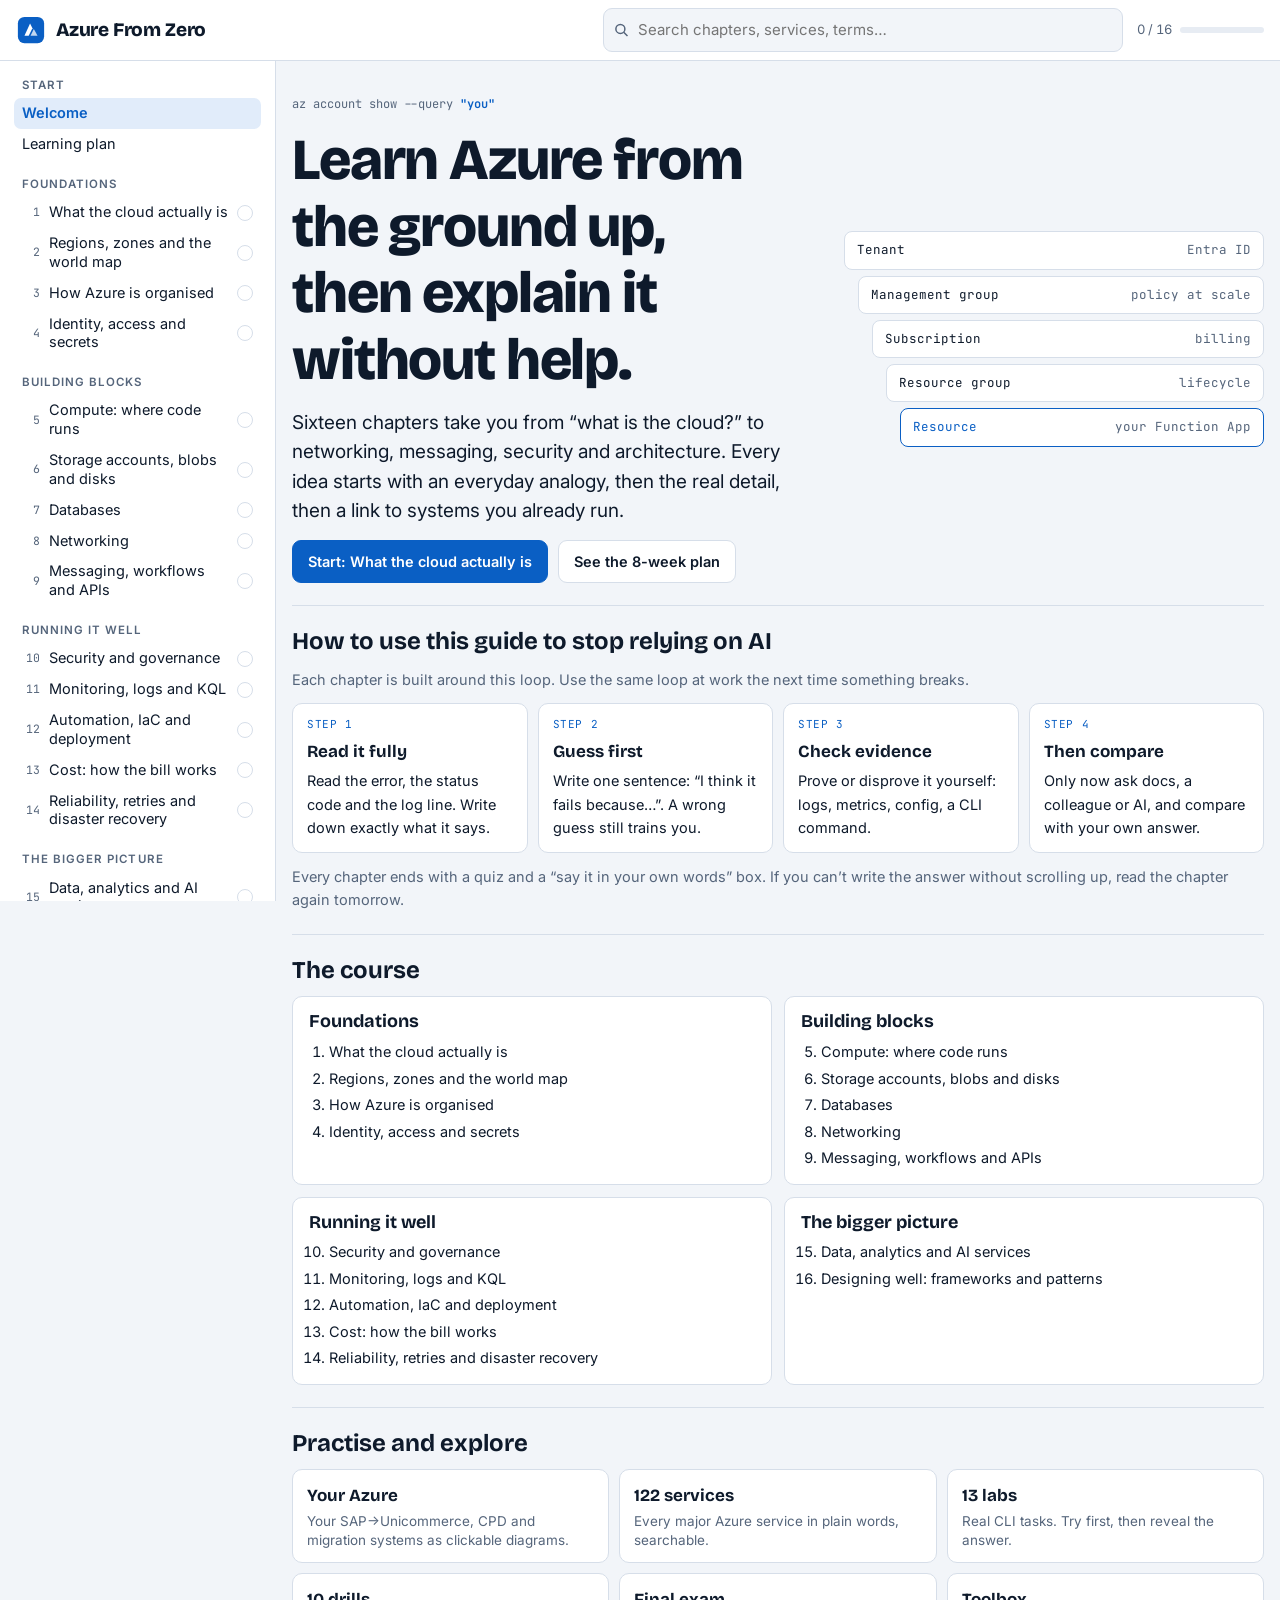
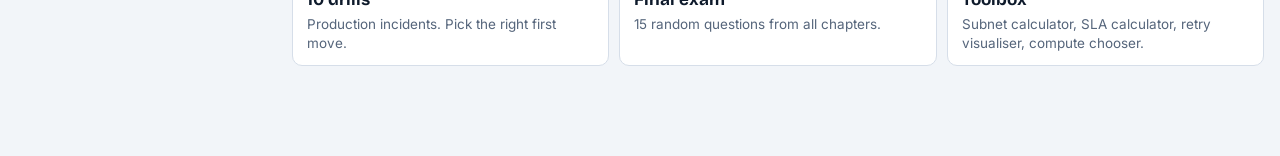
<file: site/azure-from-zero/index.html>
<!doctype html>
<html lang="en">
<head>
<meta charset="utf-8">
<meta name="viewport" content="width=device-width, initial-scale=1">
<style>body{margin:0}[hidden]{display:none!important}img{max-width:100%}</style>
</head>
<body>
<title>Azure From Zero</title>
<meta name="claude:viewport-fit-sides" content="cover">
<link rel="preconnect" href="https://fonts.googleapis.com">
<link rel="preconnect" href="https://fonts.gstatic.com" crossorigin>
<link rel="stylesheet" href="https://fonts.googleapis.com/css2?family=Bricolage+Grotesque:opsz,wght@12..96,500;12..96,700;12..96,800&family=Inter:wght@400;500;600;700&family=JetBrains+Mono:wght@400;600&display=swap">
<style>
/* Layout: sticky top bar; left course rail (drawer under 960px); one reading column (~72ch) on a cool blueprint-paper ground. */
:root{
  --bg:#F2F5F9; --surface:#FFFFFF; --sunk:#E7ECF3; --ink:#0E1A2B; --muted:#55657B; --line:#D6DEE9;
  --accent:#0A5FC4; --accent-ink:#FFFFFF; --accent-soft:#E1ECFA;
  --kid:#0A7A5C; --kid-soft:#DDF2EA; --work:#94500A; --work-soft:#FAEAD2;
  --good:#18794A; --good-soft:#DCF1E4; --bad:#B12C22; --bad-soft:#F8E0DC;
  --code-bg:#0E1A2B; --code-ink:#D9E4F4; --code-dim:#8FA3BF;
  --f-display:"Bricolage Grotesque","Segoe UI",system-ui,sans-serif;
  --f-body:"Inter","Segoe UI",system-ui,sans-serif;
  --f-mono:"JetBrains Mono",ui-monospace,Consolas,monospace;
  --r:10px;
}
@media (prefers-color-scheme: dark){:root:not([data-theme="light"]){
  --bg:#0A111D; --surface:#111B2B; --sunk:#0D1624; --ink:#E4ECF7; --muted:#93A4BB; --line:#23324A;
  --accent:#5BA3FF; --accent-ink:#06101F; --accent-soft:#12284A;
  --kid:#4CCAA2; --kid-soft:#0E2C25; --work:#F0A85A; --work-soft:#33230F;
  --good:#4FD08A; --good-soft:#0F2D1E; --bad:#FF7D70; --bad-soft:#3A1612;
  --code-bg:#060C16; --code-ink:#D9E4F4; --code-dim:#7D90AC; color-scheme:dark}}
:root[data-theme="dark"]{
  --bg:#0A111D; --surface:#111B2B; --sunk:#0D1624; --ink:#E4ECF7; --muted:#93A4BB; --line:#23324A;
  --accent:#5BA3FF; --accent-ink:#06101F; --accent-soft:#12284A;
  --kid:#4CCAA2; --kid-soft:#0E2C25; --work:#F0A85A; --work-soft:#33230F;
  --good:#4FD08A; --good-soft:#0F2D1E; --bad:#FF7D70; --bad-soft:#3A1612;
  --code-bg:#060C16; --code-ink:#D9E4F4; --code-dim:#7D90AC; color-scheme:dark}

*{box-sizing:border-box}
body{background:var(--bg);color:var(--ink);font-family:var(--f-body);font-size:16px;line-height:1.62;-webkit-font-smoothing:antialiased}
body::before{content:"";position:fixed;inset:0 0 auto;height:env(safe-area-inset-top,0px);z-index:30;background:var(--surface)}
a{color:var(--accent)}
code{font-family:var(--f-mono);font-size:.86em;background:var(--sunk);padding:.08em .35em;border-radius:5px;overflow-wrap:anywhere}
pre{background:var(--code-bg);color:var(--code-ink);border-radius:var(--r);padding:14px 16px;overflow-x:auto;font-size:13.5px;line-height:1.55;margin:0}
pre code{background:none;padding:0;color:inherit;font-size:inherit;overflow-wrap:normal}
h1,h2,h3,h4{font-family:var(--f-display);line-height:1.15;text-wrap:balance;margin:0}
button{font:inherit;color:inherit}
:focus-visible{outline:2px solid var(--accent);outline-offset:2px}
@media (prefers-reduced-motion: reduce){*{transition:none!important;animation:none!important}}

/* top bar */
.top{position:sticky;top:env(safe-area-inset-top,0px);z-index:20;background:var(--surface);border-bottom:1px solid var(--line);
  padding-left:max(16px,env(safe-area-inset-left,0px));padding-right:max(16px,env(safe-area-inset-right,0px))}
.top-in{display:flex;align-items:center;gap:14px;height:60px}
.brand{display:flex;align-items:center;gap:10px;text-decoration:none;color:var(--ink);flex-shrink:0}
.brand-mark{width:30px;height:30px}
.brand b{font-family:var(--f-display);font-weight:800;font-size:19px;letter-spacing:-.01em}
.menu-btn{display:none;border:1px solid var(--line);background:var(--surface);border-radius:8px;padding:6px 10px;cursor:pointer;font-weight:600;font-size:14px}
.search{position:relative;flex:1;max-width:520px;margin-left:auto}
.search input{width:100%;border:1px solid var(--line);background:var(--bg);border-radius:9px;padding:9px 12px 9px 34px;font:inherit;font-size:15px;color:var(--ink)}
.search svg{position:absolute;left:11px;top:50%;transform:translateY(-50%);width:15px;height:15px;color:var(--muted)}
.results{position:absolute;top:calc(100% + 6px);left:0;right:0;background:var(--surface);border:1px solid var(--line);border-radius:var(--r);box-shadow:0 12px 30px rgba(10,20,40,.18);max-height:60vh;overflow:auto;padding:6px}
.results a{display:block;padding:8px 10px;border-radius:7px;text-decoration:none;color:var(--ink)}
.results a:hover,.results a:focus{background:var(--accent-soft)}
.results small{display:block;color:var(--muted);font-size:12.5px}
.results .kind{font-family:var(--f-mono);font-size:11px;text-transform:uppercase;letter-spacing:.06em;color:var(--accent);margin-right:6px}
.meter{display:flex;align-items:center;gap:8px;font-size:13px;color:var(--muted);flex-shrink:0;font-variant-numeric:tabular-nums}
.meter .bar{width:84px;height:6px;border-radius:9px;background:var(--sunk);overflow:hidden}
.meter .bar i{display:block;height:100%;background:var(--accent);border-radius:9px}

/* shell */
.shell{display:grid;grid-template-columns:276px minmax(0,1fr);min-height:calc(100vh - 60px)}
.rail{border-right:1px solid var(--line);background:var(--surface);padding:18px 14px 40px;position:sticky;top:calc(60px + env(safe-area-inset-top,0px));height:calc(100vh - 60px - env(safe-area-inset-top,0px));overflow-y:auto;
  padding-left:max(14px,env(safe-area-inset-left,0px))}
.rail h4{font-family:var(--f-body);font-size:11.5px;text-transform:uppercase;letter-spacing:.09em;color:var(--muted);margin:18px 8px 6px;font-weight:600}
.rail h4:first-child{margin-top:0}
.rail a{display:flex;align-items:center;gap:9px;padding:6px 8px;border-radius:7px;text-decoration:none;color:var(--ink);font-size:14.5px;line-height:1.3}
.rail a:hover{background:var(--sunk)}
.rail a.on{background:var(--accent-soft);color:var(--accent);font-weight:600}
.rail .n{font-family:var(--f-mono);font-size:11.5px;color:var(--muted);width:18px;flex-shrink:0;text-align:right}
.rail .tick{margin-left:auto;width:16px;height:16px;border-radius:50%;border:1.5px solid var(--line);flex-shrink:0;display:grid;place-items:center}
.rail .tick.done{background:var(--good);border-color:var(--good)}
.rail .tick.done::after{content:"";width:7px;height:4px;border-left:2px solid var(--surface);border-bottom:2px solid var(--surface);transform:rotate(-45deg) translate(1px,-1px)}
.scrim{display:none}

main{padding-block:34px 90px;padding-left:max(16px,env(safe-area-inset-left,0px));padding-right:max(16px,env(safe-area-inset-right,0px));min-width:0}
.col{max-width:760px;margin:0 auto;display:flex;flex-direction:column;gap:22px}
.wide{max-width:1080px}

@media (max-width:960px){
  .shell{grid-template-columns:minmax(0,1fr)}
  .menu-btn{display:block}
  .rail{position:fixed;top:0;left:0;bottom:0;height:auto;width:min(300px,86vw);z-index:40;transform:translateX(-102%);transition:transform .22s ease;padding-top:calc(18px + env(safe-area-inset-top,0px));box-shadow:4px 0 30px rgba(0,0,0,.2)}
  .rail.open{transform:none}
  .scrim.open{display:block;position:fixed;inset:0;background:rgba(5,10,20,.45);z-index:35}
  .meter .bar{width:48px}
}
@media (max-width:560px){.meter span{display:none}.brand b{font-size:17px}.top-in{gap:10px}}
@media (max-width:480px){.brand b{display:none}.meter{display:none}}
.search{min-width:0}

/* type */
.eyebrow{font-family:var(--f-mono);font-size:12px;color:var(--muted);overflow-wrap:anywhere;line-height:1.5}
.eyebrow b{color:var(--accent);font-weight:600}
.h1{font-size:clamp(30px,5vw,44px);font-weight:800;letter-spacing:-.02em}
.lead{font-size:19px;line-height:1.55;color:var(--ink);max-width:65ch}
.meta{display:flex;flex-wrap:wrap;gap:8px;font-size:13px;color:var(--muted)}
.chip{display:inline-flex;align-items:center;gap:6px;border:1px solid var(--line);border-radius:99px;padding:3px 10px;font-size:13px;background:var(--surface);color:var(--muted)}
.prose{display:flex;flex-direction:column;gap:14px;max-width:72ch}
.prose h3{font-size:23px;font-weight:700;margin-top:18px;letter-spacing:-.01em}
.prose p,.prose ul,.prose ol{margin:0}
.prose ul,.prose ol{padding-left:22px;display:flex;flex-direction:column;gap:6px}
.prose li ul{margin-top:6px}
.tw{overflow-x:auto;border:1px solid var(--line);border-radius:var(--r);background:var(--surface)}
table{border-collapse:collapse;width:100%;font-size:14.5px;line-height:1.45}
th,td{text-align:left;padding:9px 12px;border-bottom:1px solid var(--line);vertical-align:top}
th{font-weight:600;background:var(--sunk);font-size:13px;white-space:nowrap}
tr:last-child td{border-bottom:none}
td.you{color:var(--work);font-weight:600}
td.ms{color:var(--accent);font-weight:600}
.note{border:1px solid var(--line);background:var(--sunk);border-radius:var(--r);padding:12px 14px;font-size:15px}

/* callouts */
.box{border-radius:var(--r);padding:16px 18px;display:flex;flex-direction:column;gap:8px}
.box .lbl{font-size:12px;font-weight:700;text-transform:uppercase;letter-spacing:.08em}
.box.kid{background:var(--kid-soft)}
.box.kid .lbl{color:var(--kid)}
.box.work{background:var(--work-soft)}
.box.work .lbl{color:var(--work)}
.box.work pre{margin-top:6px}
.box p{margin:0}

.terms{display:flex;flex-wrap:wrap;gap:6px}
.terms a{text-decoration:none;font-size:13px;border:1px solid var(--line);border-radius:99px;padding:3px 10px;color:var(--ink);background:var(--surface)}
.terms a:hover{border-color:var(--accent);color:var(--accent)}

.sect{display:flex;flex-direction:column;gap:12px;border-top:1px solid var(--line);padding-top:22px}
.sect>h2{font-size:24px;font-weight:700}
.sub{color:var(--muted);font-size:14.5px;margin:0}

/* buttons */
.btn{display:inline-flex;align-items:center;gap:8px;border:1px solid var(--line);background:var(--surface);border-radius:9px;padding:9px 15px;cursor:pointer;font-weight:600;font-size:14.5px;text-decoration:none;color:var(--ink)}
.btn:hover{border-color:var(--accent)}
.btn.pri{background:var(--accent);border-color:var(--accent);color:var(--accent-ink)}
.btn.ok{background:var(--good-soft);border-color:var(--good);color:var(--good)}
.row{display:flex;flex-wrap:wrap;gap:10px;align-items:center}
.pn{display:grid;grid-template-columns:1fr 1fr;gap:12px}
.pn a{border:1px solid var(--line);border-radius:var(--r);padding:12px 14px;text-decoration:none;color:var(--ink);background:var(--surface);min-width:0}
.pn a:hover{border-color:var(--accent)}
.pn small{display:block;color:var(--muted);font-size:12.5px}
.pn .nx{text-align:right;grid-column:2}

/* quiz */
.quiz{display:flex;flex-direction:column;gap:16px}
.q{border:1px solid var(--line);border-radius:var(--r);padding:14px 16px;background:var(--surface);display:flex;flex-direction:column;gap:10px}
.q-text{margin:0;font-weight:600}
.q-n{font-family:var(--f-mono);font-size:12px;color:var(--accent);margin-right:6px}
.opts{display:grid;gap:7px}
.opt{text-align:left;border:1px solid var(--line);background:var(--bg);border-radius:8px;padding:9px 12px;cursor:pointer;font-size:15px;line-height:1.4}
.opt:hover:not([disabled]){border-color:var(--accent)}
.opt[disabled]{cursor:default}
.opt.right{background:var(--good-soft);border-color:var(--good);color:var(--ink)}
.opt.wrong{background:var(--bad-soft);border-color:var(--bad)}
.q-ex{margin:0;font-size:14.5px;color:var(--muted)}
.q-ex b{color:var(--ink)}
.score{font-weight:600}

textarea{width:100%;min-height:110px;border:1px solid var(--line);border-radius:var(--r);background:var(--surface);color:var(--ink);font:inherit;font-size:15px;padding:12px;resize:vertical}

/* home */
.hero{display:grid;grid-template-columns:minmax(0,1.25fr) minmax(0,1fr);gap:28px;align-items:center}
.hero .h1{font-size:clamp(36px,6vw,58px)}
.hero p{margin:0}
.stack{display:flex;flex-direction:column;gap:14px}
.layers{display:flex;flex-direction:column;gap:6px;font-family:var(--f-mono);font-size:12.5px}
.layers div{border:1px solid var(--line);background:var(--surface);border-radius:8px;padding:8px 12px;display:flex;justify-content:space-between;gap:10px}
.layers div:nth-child(1){margin-left:0}
.layers div:nth-child(2){margin-left:14px}
.layers div:nth-child(3){margin-left:28px}
.layers div:nth-child(4){margin-left:42px}
.layers div:nth-child(5){margin-left:56px;border-color:var(--accent);color:var(--accent)}
.layers span{color:var(--muted)}
.loop{display:grid;grid-template-columns:repeat(4,minmax(0,1fr));gap:10px;counter-reset:s}
.loop div{border:1px solid var(--line);background:var(--surface);border-radius:var(--r);padding:12px 14px;font-size:14.5px;display:flex;flex-direction:column;gap:4px}
.loop b{font-family:var(--f-display);font-size:17px}
.loop div::before{counter-increment:s;content:"Step " counter(s);font-family:var(--f-mono);font-size:11px;color:var(--accent);text-transform:uppercase;letter-spacing:.06em}
.parts{display:grid;grid-template-columns:repeat(2,minmax(0,1fr));gap:12px}
.part{border:1px solid var(--line);background:var(--surface);border-radius:var(--r);padding:14px 16px;display:flex;flex-direction:column;gap:8px}
.part h3{font-size:18px}
.part ol{margin:0;padding-left:20px;font-size:14.5px;display:flex;flex-direction:column;gap:3px}
.part a{text-decoration:none;color:var(--ink)}
.part a:hover{color:var(--accent)}
.part li.done a{color:var(--good)}
.tiles{display:grid;grid-template-columns:repeat(3,minmax(0,1fr));gap:10px}
.tile{border:1px solid var(--line);border-radius:var(--r);padding:12px 14px;text-decoration:none;color:var(--ink);background:var(--surface);display:flex;flex-direction:column;gap:2px}
.tile:hover{border-color:var(--accent)}
.tile b{font-family:var(--f-display);font-size:17px}
.tile small{color:var(--muted);font-size:13.5px;line-height:1.4}
@media (max-width:760px){.hero,.parts{grid-template-columns:minmax(0,1fr)}.loop{grid-template-columns:repeat(2,minmax(0,1fr))}.tiles{grid-template-columns:repeat(2,minmax(0,1fr))}.pn{grid-template-columns:minmax(0,1fr)}.pn .nx{grid-column:1}}
@media (max-width:420px){.tiles,.loop{grid-template-columns:minmax(0,1fr)}}

/* services */
.filters{display:flex;flex-wrap:wrap;gap:6px}
.filters button{border:1px solid var(--line);background:var(--surface);border-radius:99px;padding:5px 12px;font-size:13.5px;cursor:pointer}
.filters button.on{background:var(--accent);color:var(--accent-ink);border-color:var(--accent)}
.field{width:100%;border:1px solid var(--line);background:var(--surface);border-radius:9px;padding:10px 12px;font:inherit;color:var(--ink)}
.svc-grid{display:grid;grid-template-columns:repeat(2,minmax(0,1fr));gap:10px;align-items:start}
@media (max-width:760px){.svc-grid{grid-template-columns:minmax(0,1fr)}}
details.svc{border:1px solid var(--line);background:var(--surface);border-radius:var(--r);min-width:0}
details.svc summary{list-style:none;cursor:pointer;padding:12px 14px;display:flex;flex-direction:column;gap:3px}
details.svc summary::-webkit-details-marker{display:none}
details.svc summary b{font-size:15.5px}
details.svc summary small{color:var(--muted);font-size:13.5px;line-height:1.4}
details.svc .cat{font-family:var(--f-mono);font-size:11px;color:var(--accent);text-transform:uppercase;letter-spacing:.06em;display:flex;gap:8px;align-items:center}
.mine{font-family:var(--f-body);background:var(--work-soft);color:var(--work);border-radius:99px;padding:1px 7px;font-size:10.5px;letter-spacing:.04em}
details.svc[open]{border-color:var(--accent)}
.svc-body{padding:0 14px 14px;display:flex;flex-direction:column;gap:8px;font-size:14.5px}
.svc-body p{margin:0}
.svc-body .k{font-size:11.5px;font-weight:700;text-transform:uppercase;letter-spacing:.07em;color:var(--muted);display:block}

/* glossary & flashcards */
.gl{display:flex;flex-direction:column;border:1px solid var(--line);border-radius:var(--r);background:var(--surface)}
.gl div{padding:10px 14px;border-bottom:1px solid var(--line);display:grid;grid-template-columns:200px minmax(0,1fr);gap:12px;font-size:14.5px}
.gl div:last-child{border-bottom:none}
.gl b{font-weight:600}
.gl a{font-size:12.5px;text-decoration:none}
@media (max-width:560px){.gl div{grid-template-columns:minmax(0,1fr);gap:2px}}
.card{border:1px solid var(--line);background:var(--surface);border-radius:14px;min-height:220px;display:grid;place-items:center;text-align:center;padding:26px;cursor:pointer;font-size:18px}
.card .front{font-family:var(--f-display);font-size:clamp(24px,4vw,34px);font-weight:700}
.card.flipped{background:var(--accent-soft);border-color:var(--accent)}
.card small{display:block;color:var(--muted);font-size:13px;margin-top:10px}

/* labs & drills */
.lab{border:1px solid var(--line);background:var(--surface);border-radius:var(--r);padding:16px 18px;display:flex;flex-direction:column;gap:10px}
.lab h3{font-size:19px}
.lab ol{margin:0;padding-left:22px;display:flex;flex-direction:column;gap:4px;font-size:15px}
.badge{font-size:11.5px;font-weight:700;border-radius:99px;padding:2px 9px;letter-spacing:.03em}
.badge.read{background:var(--good-soft);color:var(--good)}
.badge.sandbox{background:var(--work-soft);color:var(--work)}
details.reveal{border:1px dashed var(--line);border-radius:8px;padding:8px 12px}
details.reveal summary{cursor:pointer;font-weight:600;font-size:14.5px}
details.reveal[open]{display:flex;flex-direction:column;gap:8px}
.codewrap{position:relative;margin-top:8px}
.copy{position:absolute;top:8px;right:8px;border:1px solid var(--code-dim);background:var(--code-bg);color:var(--code-ink);border-radius:6px;font-size:12px;padding:3px 8px;cursor:pointer}

/* flows */
.flow{display:flex;gap:0;overflow-x:auto;padding:4px 2px 10px;align-items:stretch}
.node{flex:0 0 auto;width:150px;border:1px solid var(--line);background:var(--surface);border-radius:var(--r);padding:10px 12px;cursor:pointer;text-align:left;display:flex;flex-direction:column;gap:2px}
.node small{font-size:11px;color:var(--muted);text-transform:uppercase;letter-spacing:.06em;font-family:var(--f-mono)}
.node b{font-size:14.5px;line-height:1.3}
.node.on{border-color:var(--accent);background:var(--accent-soft)}
.arrow{flex:0 0 26px;display:grid;place-items:center;color:var(--muted)}
.flow-detail{border:1px solid var(--accent);border-radius:var(--r);background:var(--surface);padding:14px 16px;display:flex;flex-direction:column;gap:6px}
.flow-detail p{margin:0}

/* widgets */
.widget{border:1px solid var(--line);background:var(--surface);border-radius:12px;padding:16px 18px;display:flex;flex-direction:column;gap:12px}
.widget h4{font-size:18px}
.widget .wl{font-size:12px;font-weight:700;letter-spacing:.08em;text-transform:uppercase;color:var(--accent)}
.kv{display:grid;grid-template-columns:repeat(auto-fit,minmax(150px,1fr));gap:8px}
.kv div{background:var(--sunk);border-radius:8px;padding:8px 10px;display:flex;flex-direction:column}
.kv span{font-size:12px;color:var(--muted)}
.kv b{font-family:var(--f-mono);font-size:15px;font-variant-numeric:tabular-nums;overflow-wrap:anywhere}
.slarow{display:grid;grid-template-columns:22px minmax(0,1fr) 92px;gap:8px;align-items:center;font-size:14.5px}
.slarow input[type=number]{width:100%;border:1px solid var(--line);background:var(--bg);color:var(--ink);border-radius:6px;padding:4px 6px;font:inherit;font-family:var(--f-mono);font-size:13.5px}
.bars{display:flex;flex-direction:column;gap:5px}
.barrow{display:grid;grid-template-columns:72px minmax(0,1fr) 70px;gap:8px;align-items:center;font-size:12.5px;font-family:var(--f-mono);font-variant-numeric:tabular-nums}
.barrow .track{height:12px;background:var(--sunk);border-radius:4px;overflow:hidden}
.barrow .fill{height:100%;background:var(--accent);border-radius:4px}
.barrow .fill.alt{background:var(--work)}
.ctl{display:flex;flex-wrap:wrap;gap:12px;font-size:14px;align-items:center}
.ctl label{display:flex;gap:6px;align-items:center}
.ctl input[type=number]{width:70px;border:1px solid var(--line);background:var(--bg);color:var(--ink);border-radius:6px;padding:4px 6px;font:inherit}
.wiz-q{font-size:17px;font-weight:600;margin:0}
.wiz-path{font-size:13px;color:var(--muted)}
.result{border-left:3px solid var(--good);background:var(--good-soft);border-radius:0 8px 8px 0;padding:12px 14px;display:flex;flex-direction:column;gap:6px}
.result p{margin:0}

/* exam */
.exam-top{display:flex;justify-content:space-between;gap:10px;flex-wrap:wrap;font-size:14px;color:var(--muted);font-variant-numeric:tabular-nums}
.big{font-family:var(--f-display);font-size:56px;font-weight:800;line-height:1}
.review{display:flex;flex-direction:column;gap:10px}
.review div{border-left:3px solid var(--bad);padding:6px 12px;background:var(--surface);border-radius:0 8px 8px 0;font-size:14.5px}

.plan{display:flex;flex-direction:column;gap:8px}
.wk{display:grid;grid-template-columns:86px minmax(0,1fr);gap:12px;border:1px solid var(--line);background:var(--surface);border-radius:var(--r);padding:12px 14px;font-size:14.5px}
.wk b{font-family:var(--f-display);font-size:16px}
.wk p{margin:0}
@media (max-width:480px){.wk{grid-template-columns:minmax(0,1fr);gap:4px}}
</style>

<header class="top">
  <div class="top-in">
    <button class="menu-btn" id="menuBtn" aria-label="Open course menu" aria-expanded="false">Menu</button>
    <a class="brand" href="#home" aria-label="Azure From Zero home">
      <svg class="brand-mark" viewBox="0 0 32 32" aria-hidden="true"><rect x="2" y="2" width="28" height="28" rx="7" fill="var(--accent)"/><path d="M9 22 L15 9 L17.5 14 L13.5 22 Z" fill="var(--accent-ink)"/><path d="M15.5 22 L19 15 L23 22 Z" fill="var(--accent-ink)" opacity=".75"/></svg>
      <b>Azure From Zero</b>
    </a>
    <div class="search">
      <svg viewBox="0 0 20 20" fill="none" stroke="currentColor" stroke-width="2" aria-hidden="true"><circle cx="8.5" cy="8.5" r="6"/><path d="m13 13 5 5"/></svg>
      <input id="q" type="search" placeholder="Search chapters, services, terms…" autocomplete="off" aria-label="Search the guide">
      <div class="results" id="results" hidden></div>
    </div>
    <div class="meter" title="Chapters completed"><span id="meterTxt">0 / 16</span><div class="bar"><i id="meterBar" style="width:0"></i></div></div>
  </div>
</header>
<div class="shell">
  <nav class="rail" id="rail" aria-label="Course"></nav>
  <div class="scrim" id="scrim"></div>
  <main id="main"></main>
</div>

<script src="chapters.js"></script>
<script src="services.js"></script>
<script src="extras.js"></script>
<script>
(function(){
const CH = window.CH||[], SVC = window.SVC||[], GLOSS = window.GLOSS||[], LABS = window.LABS||[], DRILLS = window.DRILLS||[], FLOWS = window.FLOWS||[];
const PARTS = [{k:'A',t:'Foundations'},{k:'B',t:'Building blocks'},{k:'C',t:'Running it well'},{k:'D',t:'The bigger picture'}];
const MINE = new Set(['Azure Functions','App Service','Storage account','Blob Storage','Azure SQL Database','Virtual Network (VNet)','NAT Gateway','Service Bus','Logic Apps','API Management','Microsoft Entra ID','Managed Identities','Azure Key Vault','Application Insights','Log Analytics','Azure Monitor','Azure Resource Manager','Azure CLI & PowerShell','Private Endpoint / Private Link','Network Security Group (NSG)']);
const $ = (s,r=document)=>r.querySelector(s);
const $$ = (s,r=document)=>Array.from(r.querySelectorAll(s));
const esc = s => String(s).replace(/[&<>"]/g,c=>({'&':'&amp;','<':'&lt;','>':'&gt;','"':'&quot;'}[c]));
const strip = h => String(h).replace(/<[^>]+>/g,' ').replace(/&[a-z]+;/g,' ').replace(/\s+/g,' ');
const main = $('#main');

/* storage (per-viewer convenience only) */
let st = {};
try{ st = JSON.parse(localStorage.getItem('afz-v1')||'{}')||{} }catch(e){ st = {} }
st.done = st.done||{}; st.notes = st.notes||{}; st.quiz = st.quiz||{};
const save = ()=>{ try{ localStorage.setItem('afz-v1', JSON.stringify(st)) }catch(e){} };

const chIndex = s => CH.findIndex(c=>c.slug===s);
const chBySlug = s => CH.find(c=>c.slug===s);
let pending = {svc:'', gl:''};

/* rail */
function rail(active){
  let h = `<h4>Start</h4>
  <a href="#home" class="${active==='home'?'on':''}">Welcome</a>
  <a href="#roadmap" class="${active==='roadmap'?'on':''}">Learning plan</a>`;
  PARTS.forEach(p=>{
    h += `<h4>${p.t}</h4>`;
    CH.forEach((c,i)=>{ if(c.part!==p.k) return;
      h += `<a href="#ch-${c.slug}" class="${active==='ch-'+c.slug?'on':''}"><span class="n">${i+1}</span><span>${esc(c.title)}</span><span class="tick ${st.done[c.slug]?'done':''}" aria-label="${st.done[c.slug]?'completed':'not completed'}"></span></a>`;
    });
  });
  h += `<h4>Practise</h4>
  <a href="#labs" class="${active==='labs'?'on':''}">Hands-on labs</a>
  <a href="#drills" class="${active==='drills'?'on':''}">Troubleshooting drills</a>
  <a href="#exam" class="${active==='exam'?'on':''}">Final exam</a>
  <a href="#glossary" class="${active==='glossary'?'on':''}">Glossary &amp; flashcards</a>
  <h4>Explore</h4>
  <a href="#services" class="${active==='services'?'on':''}">Service explorer</a>
  <a href="#my-azure" class="${active==='my-azure'?'on':''}">Your Azure, explained</a>
  <a href="#toolbox" class="${active==='toolbox'?'on':''}">Toolbox</a>`;
  $('#rail').innerHTML = h;
  const n = CH.filter(c=>st.done[c.slug]).length;
  $('#meterTxt').textContent = `${n} / ${CH.length}`;
  $('#meterBar').style.width = (n/CH.length*100)+'%';
}

/* quiz engine */
const QUIZ = {};
function quizHTML(qs,key){
  QUIZ[key] = {qs, answered:0, right:0};
  return `<div class="quiz" data-key="${key}">`+qs.map((q,i)=>`<div class="q" data-i="${i}"><p class="q-text"><span class="q-n">Q${i+1}</span>${q.q}</p><div class="opts">${q.o.map((o,j)=>`<button class="opt" data-j="${j}">${o}</button>`).join('')}</div><p class="q-ex" hidden></p></div>`).join('')+`<p class="score" aria-live="polite"></p></div>`;
}
main.addEventListener('click',e=>{
  const b = e.target.closest('.opt'); if(!b || b.disabled) return;
  const quiz = b.closest('.quiz'); if(!quiz) return;
  const key = quiz.dataset.key, qEl = b.closest('.q'), i = +qEl.dataset.i, j = +b.dataset.j;
  const Q = QUIZ[key], q = Q.qs[i];
  $$('.opt',qEl).forEach((o,k)=>{ o.disabled = true; if(k===q.a) o.classList.add('right'); });
  if(j!==q.a) b.classList.add('wrong'); else Q.right++;
  Q.answered++;
  const ex = $('.q-ex',qEl); ex.hidden = false;
  ex.innerHTML = `<b>${j===q.a?'Correct.':'Not quite.'}</b> ${q.e}`;
  if(Q.answered===Q.qs.length){
    const s = $('.score',quiz);
    s.textContent = `You scored ${Q.right} / ${Q.qs.length}. ${Q.right===Q.qs.length?'Full marks.':'Re-read the parts you missed, then try again tomorrow without looking.'}`;
    if(key.startsWith('ch-')){ st.quiz[key.slice(3)] = `${Q.right}/${Q.qs.length}`; save(); }
  }
});

/* copy buttons */
main.addEventListener('click',e=>{
  const b = e.target.closest('.copy'); if(!b) return;
  const code = b.parentElement.querySelector('code');
  const txt = code.textContent;
  const done = ok=>{ b.textContent = ok?'Copied':'Select & copy'; setTimeout(()=>b.textContent='Copy',1600); };
  try{ navigator.clipboard.writeText(txt).then(()=>done(true),()=>{ selectText(code); done(false); }); }catch(err){ selectText(code); done(false); }
});
function selectText(el){ const r=document.createRange(); r.selectNodeContents(el); const s=getSelection(); s.removeAllRanges(); s.addRange(r); }
const codeBlock = t => `<div class="codewrap"><button class="copy" type="button">Copy</button><pre><code>${esc(t)}</code></pre></div>`;

/* ───── pages ───── */
function home(){
  const n = CH.filter(c=>st.done[c.slug]).length;
  const next = CH.find(c=>!st.done[c.slug]) || CH[0];
  return `<div class="col wide">
  <section class="hero">
    <div class="stack">
      <div class="eyebrow">az account show --query <b>"you"</b></div>
      <h1 class="h1">Learn Azure from the ground up, then explain it without help.</h1>
      <p class="lead">Sixteen chapters take you from “what is the cloud?” to networking, messaging, security and architecture. Every idea starts with an everyday analogy, then the real detail, then a link to systems you already run.</p>
      <div class="row"><a class="btn pri" href="#ch-${next.slug}">${n?'Continue':'Start'}: ${esc(next.title)}</a><a class="btn" href="#roadmap">See the 8-week plan</a></div>
    </div>
    <div class="layers" aria-label="How Azure is organised">
      <div>Tenant <span>Entra ID</span></div>
      <div>Management group <span>policy at scale</span></div>
      <div>Subscription <span>billing</span></div>
      <div>Resource group <span>lifecycle</span></div>
      <div>Resource <span>your Function App</span></div>
    </div>
  </section>

  <section class="sect">
    <h2>How to use this guide to stop relying on AI</h2>
    <p class="sub">Each chapter is built around this loop. Use the same loop at work the next time something breaks.</p>
    <div class="loop">
      <div><b>Read it fully</b>Read the error, the status code and the log line. Write down exactly what it says.</div>
      <div><b>Guess first</b>Write one sentence: “I think it fails because…”. A wrong guess still trains you.</div>
      <div><b>Check evidence</b>Prove or disprove it yourself: logs, metrics, config, a CLI command.</div>
      <div><b>Then compare</b>Only now ask docs, a colleague or AI, and compare with your own answer.</div>
    </div>
    <p class="sub">Every chapter ends with a quiz and a “say it in your own words” box. If you can’t write the answer without scrolling up, read the chapter again tomorrow.</p>
  </section>

  <section class="sect">
    <h2>The course</h2>
    <div class="parts">${PARTS.map(p=>`<div class="part"><h3>${p.t}</h3><ol>${CH.map((c,i)=>c.part===p.k?`<li value="${i+1}" class="${st.done[c.slug]?'done':''}"><a href="#ch-${c.slug}">${esc(c.title)}</a></li>`:'').join('')}</ol></div>`).join('')}</div>
  </section>

  <section class="sect">
    <h2>Practise and explore</h2>
    <div class="tiles">
      <a class="tile" href="#my-azure"><b>Your Azure</b><small>Your SAP→Unicommerce, CPD and migration systems as clickable diagrams.</small></a>
      <a class="tile" href="#services"><b>${SVC.length} services</b><small>Every major Azure service in plain words, searchable.</small></a>
      <a class="tile" href="#labs"><b>${LABS.length} labs</b><small>Real CLI tasks. Try first, then reveal the answer.</small></a>
      <a class="tile" href="#drills"><b>${DRILLS.length} drills</b><small>Production incidents. Pick the right first move.</small></a>
      <a class="tile" href="#exam"><b>Final exam</b><small>15 random questions from all chapters.</small></a>
      <a class="tile" href="#toolbox"><b>Toolbox</b><small>Subnet calculator, SLA calculator, retry visualiser, compute chooser.</small></a>
    </div>
  </section>
  </div>`;
}

function chapter(slug){
  const i = chIndex(slug); if(i<0) return notFound();
  const c = CH[i], prev = CH[i-1], next = CH[i+1];
  const part = PARTS.find(p=>p.k===c.part);
  return `<article class="col">
  <div class="eyebrow">/subscriptions/you/resourceGroups/azure-from-zero/providers/<b>Learning.Chapters</b>/${String(i+1).padStart(2,'0')}-${c.slug}</div>
  <h1 class="h1">${esc(c.title)}</h1>
  <div class="meta"><span class="chip">Chapter ${i+1} of ${CH.length}</span><span class="chip">${part.t}</span><span class="chip">About ${c.mins} min</span>${st.quiz[c.slug]?`<span class="chip">Quiz ${st.quiz[c.slug]}</span>`:''}</div>
  <p class="lead">${c.one}</p>
  <div class="box kid"><span class="lbl">Explain it like I’m 12</span><p>${c.kid}</p></div>
  <div class="prose">${c.body}</div>
  ${c.work?`<div class="box work"><span class="lbl">In your work</span><div>${c.work}</div></div>`:''}
  <section class="sect"><h2>Key terms</h2><p class="sub">Tap a term to see its definition in the glossary.</p><div class="terms">${c.terms.map(t=>`<a href="#glossary" data-term="${esc(t)}">${esc(t)}</a>`).join('')}</div></section>
  <section class="sect"><h2>Check yourself</h2><p class="sub">Answer before you scroll back up.</p>${quizHTML(c.quiz,'ch-'+c.slug)}</section>
  <section class="sect"><h2>Say it in your own words</h2><p class="sub">${esc(c.teach)}</p><textarea id="note-${c.slug}" data-note="${c.slug}" placeholder="Write your answer here. It stays in this browser only.">${esc(st.notes[c.slug]||'')}</textarea></section>
  <div class="row"><button class="btn ${st.done[c.slug]?'ok':'pri'}" id="doneBtn" data-slug="${c.slug}">${st.done[c.slug]?'Completed. Mark as not done':'Mark chapter as done'}</button></div>
  <nav class="pn">${prev?`<a href="#ch-${prev.slug}"><small>Previous</small>${esc(prev.title)}</a>`:'<span></span>'}${next?`<a class="nx" href="#ch-${next.slug}"><small>Next</small>${esc(next.title)}</a>`:`<a class="nx" href="#exam"><small>Finished?</small>Take the final exam</a>`}</nav>
  </article>`;
}

function services(){
  const cats = ['All','Yours',...Array.from(new Set(SVC.map(s=>s[1])))];
  return `<div class="col wide">
  <div class="eyebrow">az provider list --query <b>"[].namespace"</b></div>
  <h1 class="h1">Service explorer</h1>
  <p class="lead">${SVC.length} Azure services in plain language. Open any card for an analogy, when to use it and what to watch out for. Cards marked <span class="mine">YOU USE THIS</span> appear in your own systems.</p>
  <input class="field" id="svcQ" type="search" placeholder="Filter services, e.g. queue, firewall, cache" value="${esc(pending.svc)}" aria-label="Filter services">
  <div class="filters" id="svcF">${cats.map((c,i)=>`<button data-c="${esc(c)}" class="${i===0?'on':''}">${esc(c)}</button>`).join('')}</div>
  <p class="sub" id="svcCount"></p>
  <div class="svc-grid" id="svcGrid"></div>
  </div>`;
}
function bindServices(){
  let cat = 'All';
  const draw = ()=>{
    const q = $('#svcQ').value.trim().toLowerCase();
    const list = SVC.filter(s=>(cat==='All'||(cat==='Yours'?MINE.has(s[0]):s[1]===cat)) && (!q || s.slice(0,6).join(' ').toLowerCase().includes(q)));
    $('#svcCount').textContent = `${list.length} service${list.length===1?'':'s'}`;
    $('#svcGrid').innerHTML = list.map(s=>{ const ch = chBySlug(s[6]); return `<details class="svc"><summary><span class="cat">${esc(s[1])}${MINE.has(s[0])?'<span class="mine">YOU USE THIS</span>':''}</span><b>${esc(s[0])}</b><small>${esc(s[2])}</small></summary><div class="svc-body"><p><span class="k">Think of it as</span>${esc(s[3])}</p><p><span class="k">Use it when</span>${esc(s[4])}</p><p><span class="k">Watch out</span>${esc(s[5])}</p>${ch?`<p><a href="#ch-${ch.slug}">Read more in chapter ${chIndex(ch.slug)+1}: ${esc(ch.title)}</a></p>`:''}</div></details>`; }).join('') || '<p class="sub">No service matches that. Try a simpler word.</p>';
  };
  $('#svcQ').addEventListener('input',draw);
  $('#svcF').addEventListener('click',e=>{ const b=e.target.closest('button'); if(!b) return; cat=b.dataset.c; $$('#svcF button').forEach(x=>x.classList.toggle('on',x===b)); draw(); });
  draw(); pending.svc='';
}

function glossary(){
  return `<div class="col">
  <div class="eyebrow">az glossary list <b>--all</b></div>
  <h1 class="h1">Glossary &amp; flashcards</h1>
  <p class="lead">${GLOSS.length} terms, each in one or two plain sentences. Use flashcards to test recall: say the definition out loud before you flip.</p>
  <div class="row"><button class="btn pri" id="gMode">Practise with flashcards</button></div>
  <div id="gArea"></div>
  </div>`;
}
function bindGlossary(){
  let mode = 'list';
  const area = $('#gArea');
  const list = ()=>{
    area.innerHTML = `<div class="stack"><input class="field" id="gQ" type="search" placeholder="Filter terms" value="${esc(pending.gl)}" aria-label="Filter glossary"><div class="gl" id="gL"></div></div>`;
    const draw = ()=>{
      const q = $('#gQ').value.trim().toLowerCase();
      const rows = GLOSS.filter(g=>!q||g[0].toLowerCase().includes(q)||g[1].toLowerCase().includes(q)).sort((a,b)=>a[0].localeCompare(b[0]));
      $('#gL').innerHTML = rows.map(g=>{ const ch=chBySlug(g[2]); return `<div><b>${esc(g[0])}</b><span>${esc(g[1])} ${ch?`<a href="#ch-${ch.slug}">Ch ${chIndex(ch.slug)+1} →</a>`:''}</span></div>`; }).join('') || '<div><span>No match.</span></div>';
    };
    $('#gQ').addEventListener('input',draw); draw(); pending.gl='';
  };
  const cards = ()=>{
    let deck = GLOSS.slice().sort(()=>Math.random()-.5), k = 0, flip = false;
    area.innerHTML = `<div class="stack"><div class="row"><label class="sub" for="gCh">Chapter</label><select class="field" id="gCh" style="max-width:320px"><option value="">All chapters</option>${CH.map((c,i)=>`<option value="${c.slug}">${i+1}. ${esc(c.title)}</option>`).join('')}</select></div><div class="card" id="card" tabindex="0" role="button" aria-label="Flip card"></div><div class="row"><button class="btn" id="cPrev">Previous</button><button class="btn pri" id="cFlip">Flip</button><button class="btn" id="cNext">Next</button><span class="sub" id="cPos"></span></div></div>`;
    const draw = ()=>{ const g = deck[k]; const c=$('#card'); if(!g){ c.innerHTML='No cards.'; return; } c.classList.toggle('flipped',flip); c.innerHTML = flip?`<div>${esc(g[1])}<small>${esc(g[0])}</small></div>`:`<div><div class="front">${esc(g[0])}</div><small>Say what it means, then flip</small></div>`; $('#cPos').textContent = `${k+1} / ${deck.length}`; };
    const f = ()=>{ flip=!flip; draw(); };
    $('#card').addEventListener('click',f); $('#card').addEventListener('keydown',e=>{ if(e.key===' '||e.key==='Enter'){ e.preventDefault(); f(); } });
    $('#cFlip').addEventListener('click',f);
    $('#cNext').addEventListener('click',()=>{ k=(k+1)%deck.length; flip=false; draw(); });
    $('#cPrev').addEventListener('click',()=>{ k=(k-1+deck.length)%deck.length; flip=false; draw(); });
    $('#gCh').addEventListener('change',e=>{ const v=e.target.value; deck = GLOSS.filter(g=>!v||g[2]===v).sort(()=>Math.random()-.5); k=0; flip=false; draw(); });
    draw();
  };
  $('#gMode').addEventListener('click',()=>{ mode = mode==='list'?'cards':'list'; $('#gMode').textContent = mode==='list'?'Practise with flashcards':'Back to the list'; mode==='list'?list():cards(); });
  list();
}

function labs(){
  return `<div class="col">
  <div class="eyebrow">az lab run <b>--without-ai</b></div>
  <h1 class="h1">Hands-on labs</h1>
  <p class="lead">Real tasks with the Azure CLI. Read the goal, try it yourself, open the hint only if stuck, and open the answer last.</p>
  <div class="note"><span class="badge read">Read-only</span> labs only look; they are safe to run against subscriptions you can already read. <span class="badge sandbox">Sandbox</span> labs create resources: run them only in a personal or free subscription, never production, and delete the resource group at the end.</div>
  ${LABS.map((l,i)=>{ const ch=chBySlug(l.ch); return `<div class="lab"><div class="row"><span class="badge ${l.safe}">${l.safe==='read'?'Read-only':'Sandbox'}</span>${ch?`<a class="sub" href="#ch-${ch.slug}">Chapter ${chIndex(ch.slug)+1}: ${esc(ch.title)}</a>`:''}</div><h3>Lab ${i+1}. ${esc(l.t)}</h3><p style="margin:0">${esc(l.goal)}</p><ol>${l.steps.map(s=>`<li>${esc(s)}</li>`).join('')}</ol><details class="reveal"><summary>Hint</summary><p style="margin:0">${l.hint}</p></details><details class="reveal"><summary>Show the answer</summary>${codeBlock(l.sol)}</details></div>`; }).join('')}
  <p class="sub">Install the Azure CLI on Windows with <code>winget install -e --id Microsoft.AzureCLI</code>, or use Cloud Shell in the portal. For a practice subscription, sign up for an Azure free account with a personal email.</p>
  </div>`;
}

function drills(){
  return `<div class="col">
  <div class="eyebrow">az incident triage <b>--first-move</b></div>
  <h1 class="h1">Troubleshooting drills</h1>
  <p class="lead">Real-style incidents, several based on problems from your own work. Pick the best <b>first</b> move. The feedback explains why each choice helps or hurts.</p>
  ${DRILLS.map((d,i)=>`<div class="q drill" data-d="${i}"><p class="q-text"><span class="q-n">Drill ${i+1}</span>${esc(d.t)}</p><p style="margin:0">${esc(d.s)}</p><div class="opts">${d.o.map((o,j)=>`<button class="dopt opt" data-j="${j}">${esc(o.t)}</button>`).join('')}</div><p class="q-ex" hidden></p></div>`).join('')}
  </div>`;
}
function bindDrills(){
  $$('.drill').forEach(el=>{
    const d = DRILLS[+el.dataset.d];
    el.addEventListener('click',e=>{
      const b = e.target.closest('.dopt'); if(!b) return;
      e.stopPropagation();
      const o = d.o[+b.dataset.j];
      $$('.dopt',el).forEach(x=>x.classList.remove('right','wrong'));
      b.classList.add(o.ok?'right':'wrong');
      const ex = $('.q-ex',el); ex.hidden=false;
      const ch = chBySlug(d.ch);
      ex.innerHTML = `<b>${o.ok?'Best first move.':'Not the best first move.'}</b> ${esc(o.f)}${o.ok&&ch?` <a href="#ch-${ch.slug}">Review chapter ${chIndex(ch.slug)+1}</a>`:''}`;
    },true);
  });
}

function myAzure(){
  return `<div class="col wide">
  <div class="eyebrow">az resource list --tag <b>owner=you</b></div>
  <h1 class="h1">Your Azure, explained</h1>
  <p class="lead">Three systems from your recent work, drawn as simplified flows. Click any step to see what that Azure piece does and what went wrong there. These are built from session notes; check the details against the real design.</p>
  ${FLOWS.map(f=>`<section class="sect" data-flow="${f.id}"><h2>${esc(f.t)}</h2><p class="sub">${esc(f.intro)}</p>
    <div class="flow" role="list">${f.nodes.map((n,i)=>`${i?'<span class="arrow" aria-hidden="true">→</span>':''}<button class="node ${i===0?'on':''}" role="listitem" data-n="${i}"><small>${esc(n.s)}</small><b>${esc(n.n)}</b></button>`).join('')}</div>
    <div class="flow-detail" aria-live="polite"></div>
    <div class="note"><b>Lessons:</b><ul style="margin:6px 0 0;padding-left:20px">${f.lessons.map(l=>`<li>${esc(l)}</li>`).join('')}</ul></div>
  </section>`).join('')}
  <section class="sect"><h2>Services you already use</h2><p class="sub">You know more Azure than you think. Each of these appears in your systems.</p><div class="terms">${SVC.filter(s=>MINE.has(s[0])).map(s=>`<a href="#services" data-svc="${esc(s[0])}">${esc(s[0])}</a>`).join('')}</div></section>
  </div>`;
}
function bindFlows(){
  $$('[data-flow]').forEach(sec=>{
    const f = FLOWS.find(x=>x.id===sec.dataset.flow), det = $('.flow-detail',sec);
    const show = i=>{ const n=f.nodes[i], ch=chBySlug(n.ch); $$('.node',sec).forEach((b,k)=>b.classList.toggle('on',k===i)); det.innerHTML = `<b>${esc(n.n)}</b><p>${n.d}</p>${ch?`<p><a href="#ch-${ch.slug}">Learn this in chapter ${chIndex(ch.slug)+1}: ${esc(ch.title)}</a></p>`:''}`; };
    $('.flow',sec).addEventListener('click',e=>{ const b=e.target.closest('.node'); if(b) show(+b.dataset.n); });
    show(0);
  });
}

/* exam */
let EX = null;
function exam(){
  return `<div class="col">
  <div class="eyebrow">az exam start <b>--questions 15</b></div>
  <h1 class="h1">Final exam</h1>
  <p class="lead">Fifteen random questions from all ${CH.length} chapters. No hints. Aim for 12 or more before moving on to the AZ-900 practice assessment on Microsoft Learn.</p>
  <div id="exArea"></div></div>`;
}
function bindExam(){
  const all = []; CH.forEach(c=>c.quiz.forEach(q=>all.push(Object.assign({ch:c.slug},q))));
  const start = ()=>{ EX = {qs:all.slice().sort(()=>Math.random()-.5).slice(0,15), i:0, right:0, miss:[]}; drawQ(); };
  const drawQ = ()=>{
    const a = $('#exArea'); if(!a) return;
    if(EX.i>=EX.qs.length){
      a.innerHTML = `<div class="widget"><span class="wl">Result</span><div class="big">${EX.right} / ${EX.qs.length}</div><p style="margin:0">${EX.right>=12?'Strong. You understand the foundations.':EX.right>=9?'Good base. Review the chapters below.':'Keep going. Re-read the chapters below, then retake in two days.'}</p>${EX.miss.length?`<div class="review">${EX.miss.map(m=>{const ch=chBySlug(m.ch);return `<div><b>${m.q}</b><br>Answer: ${m.o[m.a]}. <a href="#ch-${m.ch}">Chapter ${chIndex(m.ch)+1}: ${esc(ch.title)}</a></div>`}).join('')}</div>`:''}<div class="row"><button class="btn pri" id="exAgain">Take a new exam</button></div></div>`;
      $('#exAgain').addEventListener('click',start); return;
    }
    const q = EX.qs[EX.i];
    a.innerHTML = `<div class="q"><div class="exam-top"><span>Question ${EX.i+1} of ${EX.qs.length}</span><span>Score ${EX.right}</span></div><p class="q-text">${q.q}</p><div class="opts">${q.o.map((o,j)=>`<button class="eopt opt" data-j="${j}">${o}</button>`).join('')}</div><p class="q-ex" hidden></p><div class="row" hidden id="exNextRow"><button class="btn pri" id="exNext">${EX.i+1<EX.qs.length?'Next question':'See result'}</button></div></div>`;
    $$('.eopt',a).forEach(b=>b.addEventListener('click',e=>{
      e.stopPropagation();
      const j=+b.dataset.j; $$('.eopt',a).forEach((o,k)=>{ o.disabled=true; if(k===q.a) o.classList.add('right'); });
      if(j===q.a) EX.right++; else { b.classList.add('wrong'); EX.miss.push(q); }
      const ex=$('.q-ex',a); ex.hidden=false; ex.innerHTML=`<b>${j===q.a?'Correct.':'Not quite.'}</b> ${q.e}`;
      $('#exNextRow').hidden=false; $('#exNext').focus();
      $('#exNext').addEventListener('click',()=>{ EX.i++; drawQ(); });
    }));
  };
  start();
}

function roadmap(){
  const W = [
    ['Week 1','Chapters 1–3','Cloud basics, regions, the resource hierarchy. Lab 1–2. Read every resource ID you see at work out loud.'],
    ['Week 2','Chapter 4','Identity, RBAC, Key Vault. Lab 10. List every secret your apps use and where it lives.'],
    ['Week 3','Chapters 5–6','Compute and storage. Labs 3–4 and 13. Build one Python function end to end in a sandbox.'],
    ['Week 4','Chapters 7–8','Databases and networking. Labs 5–6. Draw your Unicommerce network path from memory.'],
    ['Week 5','Chapter 9','Messaging, Logic Apps, APIM. Labs 7 and 12. Dead-letter a message on purpose.'],
    ['Week 6','Chapters 10–11','Security and monitoring. Lab 8–9. Write five KQL queries for your own apps without help.'],
    ['Week 7','Chapters 12–14','IaC, cost, reliability. Lab 11. Write Bicep for one of your Function Apps.'],
    ['Week 8','Chapters 15–16 + exam','Data, AI and architecture. All drills. Final exam until you score 12+. Book AZ-900.']
  ];
  return `<div class="col">
  <div class="eyebrow">az learning plan create <b>--weeks 8</b></div>
  <h1 class="h1">Learning plan</h1>
  <p class="lead">About 45 minutes a day, five days a week. Read one section, do the quiz without looking back, write the “own words” answer, then do the lab. Depth comes from doing, not from reading more.</p>
  <div class="plan">${W.map(w=>`<div class="wk"><b>${w[0]}</b><div><p><b style="font-family:var(--f-body);font-size:14.5px">${w[1]}</b></p><p>${w[2]}</p></div></div>`).join('')}</div>
  <section class="sect"><h2>Certifications, in order</h2>
  <div class="tw"><table><thead><tr><th>Exam</th><th>Proves</th><th>When</th></tr></thead><tbody>
  <tr><td><b>AZ-900</b> Azure Fundamentals</td><td>Cloud concepts, core services, pricing, governance</td><td>After this guide (week 8)</td></tr>
  <tr><td><b>AZ-204</b> Developing Solutions</td><td>Functions, App Service, storage, Service Bus, APIM, monitoring: very close to your daily work</td><td>Next, 2–3 months</td></tr>
  <tr><td><b>AZ-104</b> Administrator</td><td>Identity, networking, VMs, storage, monitoring in depth</td><td>Alternative or after AZ-204</td></tr>
  <tr><td><b>AZ-305</b> Solutions Architect Expert</td><td>Designing complete solutions (needs AZ-104)</td><td>Long-term goal</td></tr>
  <tr><td>Also useful</td><td>AZ-400 (DevOps), AZ-500 (Security), AI-900 / AI-102 (AI), DP-900 (Data)</td><td>As your role needs</td></tr>
  </tbody></table></div>
  <p class="sub">Exam codes and content change over time. Check the current exam page on Microsoft Learn before booking.</p></section>
  <section class="sect"><h2>Where to learn without AI</h2>
  <ul class="prose" style="padding-left:20px">
  <li><b>Microsoft Learn</b> (learn.microsoft.com/training): free official learning paths and practice assessments for every exam.</li>
  <li><b>Service documentation</b> (learn.microsoft.com/azure): read the “Overview”, “Concepts” and “Troubleshoot” pages for every service you use.</li>
  <li><b>Azure Architecture Center</b> (learn.microsoft.com/azure/architecture): reference architectures and design patterns.</li>
  <li><b>Azure Updates</b> (azure.microsoft.com/updates): new features and retirements.</li>
  <li><b>Pricing calculator</b> (azure.microsoft.com/pricing/calculator): estimate any design.</li>
  <li><b>Error messages and Activity Log</b> in your own subscriptions: the best teacher you have.</li>
  </ul></section>
  <section class="sect"><h2>Habits that build independence</h2>
  <div class="loop">
  <div><b>20-minute rule</b>Investigate alone for 20 minutes before asking anyone or anything.</div>
  <div><b>Keep a log</b>Write each problem, your guess, the cause and the fix in a notebook. Re-read it monthly.</div>
  <div><b>Teach it</b>Explain one concept a week to a colleague. Gaps show up immediately.</div>
  <div><b>Use AI as a tutor</b>Ask it to quiz you or check your reasoning, not to give you the answer.</div>
  </div></section>
  </div>`;
}

function toolbox(){
  return `<div class="col">
  <div class="eyebrow">az toolbox <b>--interactive</b></div>
  <h1 class="h1">Toolbox</h1>
  <p class="lead">Four small tools that make the hard numbers in Azure concrete. Each also appears in its chapter.</p>
  <div data-widget="cidr"></div><div data-widget="sla"></div><div data-widget="backoff"></div><div data-widget="chooser"></div>
  </div>`;
}

function notFound(){ return `<div class="col"><h1 class="h1">Page not found</h1><p class="lead">That page doesn’t exist. <a href="#home">Go to the start</a>.</p></div>`; }

/* ───── widgets ───── */
function mountWidgets(){
  $$('[data-widget]',main).forEach(el=>{ const w = el.dataset.widget; ({cidr:wCidr, sla:wSla, backoff:wBackoff, chooser:wChooser})[w]?.(el); });
}
function wCidr(el){
  el.innerHTML = `<div class="widget"><span class="wl">Try it: subnet calculator</span><h4>How many addresses does a subnet really give you?</h4><input class="field" id="cidrIn-${uid()}" value="10.20.4.0/24" aria-label="CIDR range"><div class="kv"></div><p class="sub" style="margin:0"></p></div>`;
  const inp = $('input',el), kv=$('.kv',el), msg=$('p',el);
  const ipToInt = ip=>{ const p=ip.split('.'); if(p.length!==4) return null; let n=0; for(const x of p){ if(!/^\d{1,3}$/.test(x)||+x>255) return null; n=n*256+(+x); } return n; };
  const intToIp = n=>[Math.floor(n/16777216)%256,Math.floor(n/65536)%256,Math.floor(n/256)%256,n%256].join('.');
  const run = ()=>{
    const m = inp.value.trim().match(/^([\d.]+)\/(\d{1,2})$/);
    if(!m){ kv.innerHTML=''; msg.textContent='Type a range like 10.0.0.0/24.'; return; }
    const ip = ipToInt(m[1]), p=+m[2];
    if(ip===null||p>32){ kv.innerHTML=''; msg.textContent='That is not a valid IPv4 address and prefix.'; return; }
    const size = Math.pow(2,32-p), net = Math.floor(ip/size)*size, last = net+size-1;
    const priv = (net>=ipToInt('10.0.0.0')&&last<=ipToInt('10.255.255.255'))||(net>=ipToInt('172.16.0.0')&&last<=ipToInt('172.31.255.255'))||(net>=ipToInt('192.168.0.0')&&last<=ipToInt('192.168.255.255'));
    const ok = p>=2&&p<=29;
    kv.innerHTML = `<div><span>Network</span><b>${intToIp(net)}/${p}</b></div><div><span>Total addresses</span><b>${size.toLocaleString()}</b></div><div><span>Usable in Azure</span><b>${ok?(size-5).toLocaleString():'—'}</b></div><div><span>First usable</span><b>${ok?intToIp(net+4):'—'}</b></div><div><span>Last usable</span><b>${ok?intToIp(last-1):'—'}</b></div><div><span>Range type</span><b>${priv?'Private':'Public'}</b></div>`;
    msg.innerHTML = ok?`Azure reserves <code>${intToIp(net)}</code> (network), <code>${intToIp(net+1)}</code> (gateway), <code>${intToIp(net+2)}</code> and <code>${intToIp(net+3)}</code> (DNS), and <code>${intToIp(last)}</code> (broadcast).${net!==ip?` You typed a host address; the network starts at ${intToIp(net)}.`:''}${priv?'':' Use a private range for VNets.'}`:'Azure subnets must be between /2 and /29 (the smallest gives 3 usable addresses).';
  };
  inp.addEventListener('input',run); run();
}
let _u=0; const uid=()=>++_u;
function wSla(el){
  const items = [['Azure Front Door',99.99,false],['App Service / Functions (Premium)',99.95,true],['API Management (Standard)',99.95,true],['Service Bus',99.9,true],['Azure SQL Database',99.99,true],['Storage account (LRS)',99.9,false],['Key Vault',99.99,false],['Logic Apps',99.9,false]];
  el.innerHTML = `<div class="widget"><span class="wl">Try it: composite SLA</span><h4>Tick everything your app needs to work</h4><div class="stack" style="gap:6px">${items.map((it,i)=>`<label class="slarow"><input type="checkbox" ${it[2]?'checked':''} data-i="${i}"><span>${it[0]}</span><input type="number" step="0.01" min="90" max="100" value="${it[1]}" data-v="${i}" aria-label="SLA for ${it[0]}"></label>`).join('')}</div><label class="ctl"><input type="checkbox" class="dual"> Run the whole stack in two regions (active-active)</label><div class="kv"></div><p class="sub" style="margin:0">Starting values are typical published figures; real SLAs depend on tier and configuration. Edit them to match the official SLA page.</p></div>`;
  const kv=$('.kv',el);
  const run=()=>{
    let c=1, n=0;
    $$('input[type=checkbox][data-i]',el).forEach(cb=>{ if(cb.checked){ const v=parseFloat($(`input[data-v="${cb.dataset.i}"]`,el).value); if(!isNaN(v)){ c*=v/100; n++; } } });
    if($('.dual',el).checked) c = 1-Math.pow(1-c,2);
    const minMonth=(1-c)*30.44*24*60, hrsYear=(1-c)*365.25*24;
    const fmt = m=> m>=120?`${(m/60).toFixed(1)} h`:`${m.toFixed(1)} min`;
    kv.innerHTML = `<div><span>Services</span><b>${n}</b></div><div><span>Composite SLA</span><b>${(c*100).toFixed(4)}%</b></div><div><span>Downtime / month</span><b>${fmt(minMonth)}</b></div><div><span>Downtime / year</span><b>${hrsYear.toFixed(1)} h</b></div>`;
  };
  el.addEventListener('input',run); el.addEventListener('change',run); run();
}
function wBackoff(el){
  el.innerHTML = `<div class="widget"><span class="wl">Try it: retry timing</span><h4>Fixed retries vs exponential backoff</h4><div class="ctl"><label>Attempts <input type="number" min="1" max="20" value="8" class="att"></label><label>Base delay (s) <input type="number" min="0.1" step="0.1" value="1" class="base"></label><label>Max delay (s) <input type="number" min="1" value="60" class="cap"></label><label><input type="checkbox" class="jit" checked> Add jitter</label></div><div class="bars"></div><div class="kv"></div><p class="sub" style="margin:0">Blue = exponential (base × 2<sup>n</sup>, capped). Amber = fixed delay, like a 1-second pause between 20 in-place retries. Exponential gives a struggling service room to recover; fixed retries finish sooner when the error is a short blip.</p></div>`;
  const run=()=>{
    const n=Math.max(1,Math.min(20,+$('.att',el).value||1)), b=Math.max(.1,+$('.base',el).value||1), cap=Math.max(1,+$('.cap',el).value||60), j=$('.jit',el).checked;
    const exp=[],fix=[]; for(let i=0;i<n;i++){ let d=Math.min(cap,b*Math.pow(2,i)); if(j) d=d*(0.8+((i*37)%10)/25); exp.push(d); fix.push(b); }
    const mx=Math.max(...exp,...fix);
    $('.bars',el).innerHTML = exp.map((d,i)=>`<div class="barrow"><span>retry ${i+1}</span><div class="track"><div class="fill" style="width:${d/mx*100}%"></div></div><span>${d.toFixed(1)} s</span></div><div class="barrow"><span></span><div class="track"><div class="fill alt" style="width:${fix[i]/mx*100}%"></div></div><span>${fix[i].toFixed(1)} s</span></div>`).join('');
    const se=exp.reduce((a,c)=>a+c,0), sf=fix.reduce((a,c)=>a+c,0);
    $('.kv',el).innerHTML = `<div><span>Total wait, exponential</span><b>${se.toFixed(1)} s</b></div><div><span>Total wait, fixed</span><b>${sf.toFixed(1)} s</b></div>`;
  };
  el.addEventListener('input',run); run();
}
function wChooser(el){
  const T = {
    start:{q:'Is the job mainly connecting systems (“when X happens in SAP, update Y”), and would you rather draw it than code it?',y:'logic',n:'os'},
    os:{q:'Do you need full control of the operating system, or software that must be installed on a server you manage?',y:'vm',n:'cont'},
    cont:{q:'Is the app already packaged as a container image?',y:'k8s',n:'event'},
    k8s:{q:'Do you need full Kubernetes (custom operators, service mesh) and have a team to run it?',y:'aks',n:'aca'},
    event:{q:'Does it run only when something happens (a message, a file, a timer, an HTTP call), in short bursts?',y:'func',n:'stat'},
    stat:{q:'Is it a static website (HTML/JS), maybe with a small API?',y:'swa',n:'app'},
    logic:{r:'Logic Apps',w:'Connectors for SAP, SQL, Outlook and more, retries and run history built in, with almost no code.',c:'integration'},
    vm:{r:'Virtual Machines (or VM Scale Sets)',w:'Full OS control. You own patching and security. Use Scale Sets if it must scale out.',c:'compute'},
    aks:{r:'Azure Kubernetes Service',w:'Full Kubernetes power. Expect real operational work: upgrades, networking, security.',c:'compute'},
    aca:{r:'Azure Container Apps',w:'Serverless containers with autoscale to zero, revisions and event-driven scaling, with no cluster to manage.',c:'compute'},
    func:{r:'Azure Functions (Flex Consumption)',w:'Pay per execution, scale to zero, triggers for Service Bus, timers, HTTP and more. This is what most of your integration apps use.',c:'compute'},
    swa:{r:'Static Web Apps',w:'Global hosting for front ends, free tier available, optional Functions API.',c:'compute'},
    app:{r:'App Service',w:'Always-on web apps and APIs with slots, autoscale and custom domains.',c:'compute'}
  };
  let path=[], cur='start';
  el.innerHTML = `<div class="widget"><span class="wl">Try it: compute chooser</span><h4>Which compute service fits?</h4><div class="wz"></div></div>`;
  const wz=$('.wz',el);
  const draw=()=>{
    const node=T[cur];
    if(node.r){ const ch=chBySlug(node.c); wz.innerHTML=`<div class="result"><b>${node.r}</b><p>${node.w}</p>${ch?`<p><a href="#ch-${ch.slug}">More in chapter ${chIndex(ch.slug)+1}</a></p>`:''}</div><div class="row" style="margin-top:10px"><button class="btn" data-a="restart">Start again</button></div>`; return; }
    wz.innerHTML=`${path.length?`<p class="wiz-path">${path.length} answered</p>`:''}<p class="wiz-q">${node.q}</p><div class="row" style="margin-top:10px"><button class="btn pri" data-a="y">Yes</button><button class="btn" data-a="n">No</button>${path.length?'<button class="btn" data-a="back">Back</button>':''}</div>`;
  };
  wz.addEventListener('click',e=>{ const b=e.target.closest('button'); if(!b) return; const a=b.dataset.a;
    if(a==='restart'){ path=[]; cur='start'; } else if(a==='back'){ cur=path.pop(); } else { path.push(cur); cur=T[cur][a]; }
    draw(); });
  draw();
}

/* ───── search ───── */
const IDX = [];
CH.forEach((c,i)=>IDX.push({k:'Chapter',t:`${i+1}. ${c.title}`,x:strip(c.one+' '+c.body+' '+c.kid).toLowerCase(),h:'#ch-'+c.slug,s:c.one}));
SVC.forEach(s=>IDX.push({k:'Service',t:s[0],x:(s[0]+' '+s[2]+' '+s[3]+' '+s[4]).toLowerCase(),h:'#services',s:s[2],svc:s[0]}));
GLOSS.forEach(g=>IDX.push({k:'Term',t:g[0],x:(g[0]+' '+g[1]).toLowerCase(),h:'#glossary',s:g[1],gl:g[0]}));
LABS.forEach((l,i)=>IDX.push({k:'Lab',t:l.t,x:(l.t+' '+l.goal).toLowerCase(),h:'#labs',s:l.goal}));
const qEl=$('#q'), res=$('#results');
qEl.addEventListener('input',()=>{
  const q=qEl.value.trim().toLowerCase();
  if(q.length<2){ res.hidden=true; return; }
  const scored = IDX.map(r=>{ const t=r.t.toLowerCase(); let sc = t===q?100:t.startsWith(q)?60:t.includes(q)?40:r.x.includes(q)?10:0; return [sc,r]; }).filter(a=>a[0]>0).sort((a,b)=>b[0]-a[0]).slice(0,12);
  res.innerHTML = scored.length?scored.map(([,r],i)=>`<a href="${r.h}" data-r="${i}"><span class="kind">${r.k}</span>${esc(r.t)}<small>${esc(r.s.length>110?r.s.slice(0,110)+'…':r.s)}</small></a>`).join(''):'<a href="#services"><small>No match. Try a shorter word.</small></a>';
  res.hidden=false;
  $$('a',res).forEach(a=>a.addEventListener('click',()=>{ const r=scored[+a.dataset.r]?.[1]; if(r){ if(r.svc) pending.svc=r.svc; if(r.gl) pending.gl=r.gl; } res.hidden=true; qEl.value=''; if(location.hash===a.getAttribute('href')) route(); }));
});
qEl.addEventListener('keydown',e=>{ if(e.key==='Escape'){ res.hidden=true; qEl.blur(); } if(e.key==='Enter'){ const a=$('a',res); if(a) a.click(); } });
document.addEventListener('click',e=>{ if(!e.target.closest('.search')) res.hidden=true; });

/* term & service chips */
main.addEventListener('click',e=>{
  const t=e.target.closest('[data-term]'); if(t){ pending.gl=t.dataset.term; if(location.hash==='#glossary'){ e.preventDefault(); route(); } }
  const s=e.target.closest('[data-svc]'); if(s){ pending.svc=s.dataset.svc; if(location.hash==='#services'){ e.preventDefault(); route(); } }
  const d=e.target.closest('#doneBtn'); if(d){ const sl=d.dataset.slug; if(st.done[sl]) delete st.done[sl]; else st.done[sl]=true; save(); route(true); }
});
main.addEventListener('input',e=>{ const n=e.target.dataset&&e.target.dataset.note; if(n){ st.notes[n]=e.target.value; save(); } });

/* drawer */
const railEl=$('#rail'), scrim=$('#scrim'), mb=$('#menuBtn');
const drawer=o=>{ railEl.classList.toggle('open',o); scrim.classList.toggle('open',o); mb.setAttribute('aria-expanded',o); };
mb.addEventListener('click',()=>drawer(!railEl.classList.contains('open')));
scrim.addEventListener('click',()=>drawer(false));
railEl.addEventListener('click',e=>{ if(e.target.closest('a')) drawer(false); });

/* router */
function route(keepScroll){
  const h=(location.hash||'#home').slice(1);
  let html, bind=null, active=h;
  if(h==='home'||h===''){ html=home(); active='home'; }
  else if(h.startsWith('ch-')) html=chapter(h.slice(3));
  else if(h==='services'){ html=services(); bind=bindServices; }
  else if(h==='glossary'){ html=glossary(); bind=bindGlossary; }
  else if(h==='labs') html=labs();
  else if(h==='drills'){ html=drills(); bind=bindDrills; }
  else if(h==='my-azure'){ html=myAzure(); bind=bindFlows; }
  else if(h==='exam'){ html=exam(); bind=bindExam; }
  else if(h==='roadmap') html=roadmap();
  else if(h==='toolbox') html=toolbox();
  else html=notFound();
  const y = window.scrollY;
  main.innerHTML=html; rail(active); mountWidgets(); if(bind) bind();
  if(keepScroll===true) window.scrollTo(0,y); else window.scrollTo(0,0);
  const ttl = h.startsWith('ch-')&&chBySlug(h.slice(3)) ? chBySlug(h.slice(3)).title+' · Azure From Zero' : 'Azure From Zero';
  document.title = ttl;
}
window.addEventListener('hashchange',()=>route());
route();
})();
</script>

</body>
</html>
</file>
